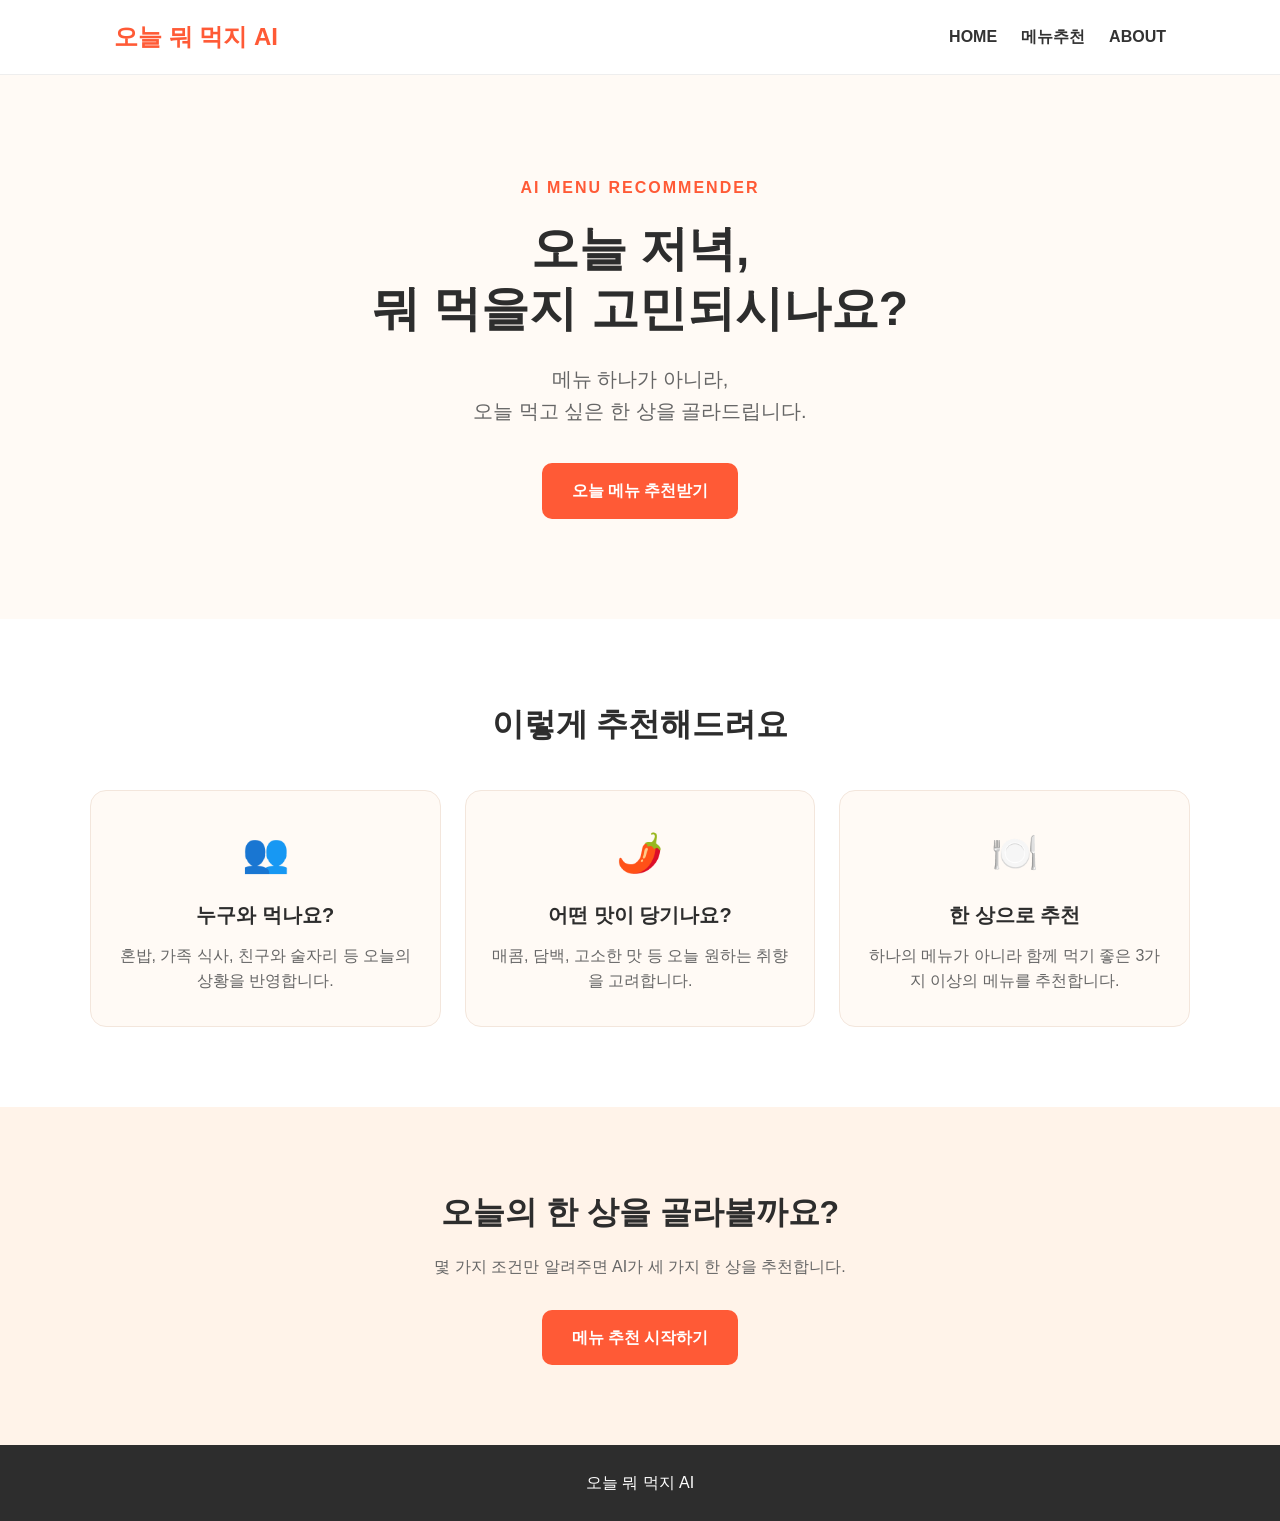
<file: index.html>
<!DOCTYPE html>
<html lang="ko">
<head>
    <meta charset="UTF-8">
    <meta name="viewport" content="width=device-width, initial-scale=1.0">
    <title>오늘 뭐 먹지 AI</title>
    <link rel="stylesheet" href="/css/style.css?v=2">
</head>

<body>
    <header class="site-header">
        <div class="container">
            <h1 class="logo">오늘 뭐 먹지 AI</h1>

            <nav class="nav-menu">
                <a href="/">HOME</a>
                <a href="/menu.html">메뉴추천</a>
                <a href="/about.html">ABOUT</a>
            </nav>
        </div>
    </header>

    <main>
        <section class="hero">
            <div class="container">
                <p class="hero-label">AI MENU RECOMMENDER</p>

                <h2>
                    오늘 저녁,<br>
                    뭐 먹을지 고민되시나요?
                </h2>

                <p class="hero-description">
                    메뉴 하나가 아니라,<br>
                    오늘 먹고 싶은 한 상을 골라드립니다.
                </p>

                <a href="/menu.html" class="primary-button">
                    오늘 메뉴 추천받기
                </a>
            </div>
        </section>

        <section class="feature-section">
            <div class="container">
                <h2>이렇게 추천해드려요</h2>

                <div class="feature-grid">
                    <article class="feature-card">
                        <div class="feature-icon">👥</div>
                        <h3>누구와 먹나요?</h3>
                        <p>
                            혼밥, 가족 식사, 친구와 술자리 등
                            오늘의 상황을 반영합니다.
                        </p>
                    </article>

                    <article class="feature-card">
                        <div class="feature-icon">🌶️</div>
                        <h3>어떤 맛이 당기나요?</h3>
                        <p>
                            매콤, 담백, 고소한 맛 등
                            오늘 원하는 취향을 고려합니다.
                        </p>
                    </article>

                    <article class="feature-card">
                        <div class="feature-icon">🍽️</div>
                        <h3>한 상으로 추천</h3>
                        <p>
                            하나의 메뉴가 아니라
                            함께 먹기 좋은 3가지 이상의 메뉴를 추천합니다.
                        </p>
                    </article>
                </div>
            </div>
        </section>

        <section class="cta-section">
            <div class="container">
                <h2>오늘의 한 상을 골라볼까요?</h2>

                <p>
                    몇 가지 조건만 알려주면
                    AI가 세 가지 한 상을 추천합니다.
                </p>

                <a href="/menu.html" class="primary-button">
                    메뉴 추천 시작하기
                </a>
            </div>
        </section>
    </main>

    <footer class="site-footer">
        <div class="container">
            <p>오늘 뭐 먹지 AI</p>
        </div>
    </footer>
</body>
</html>
</file>
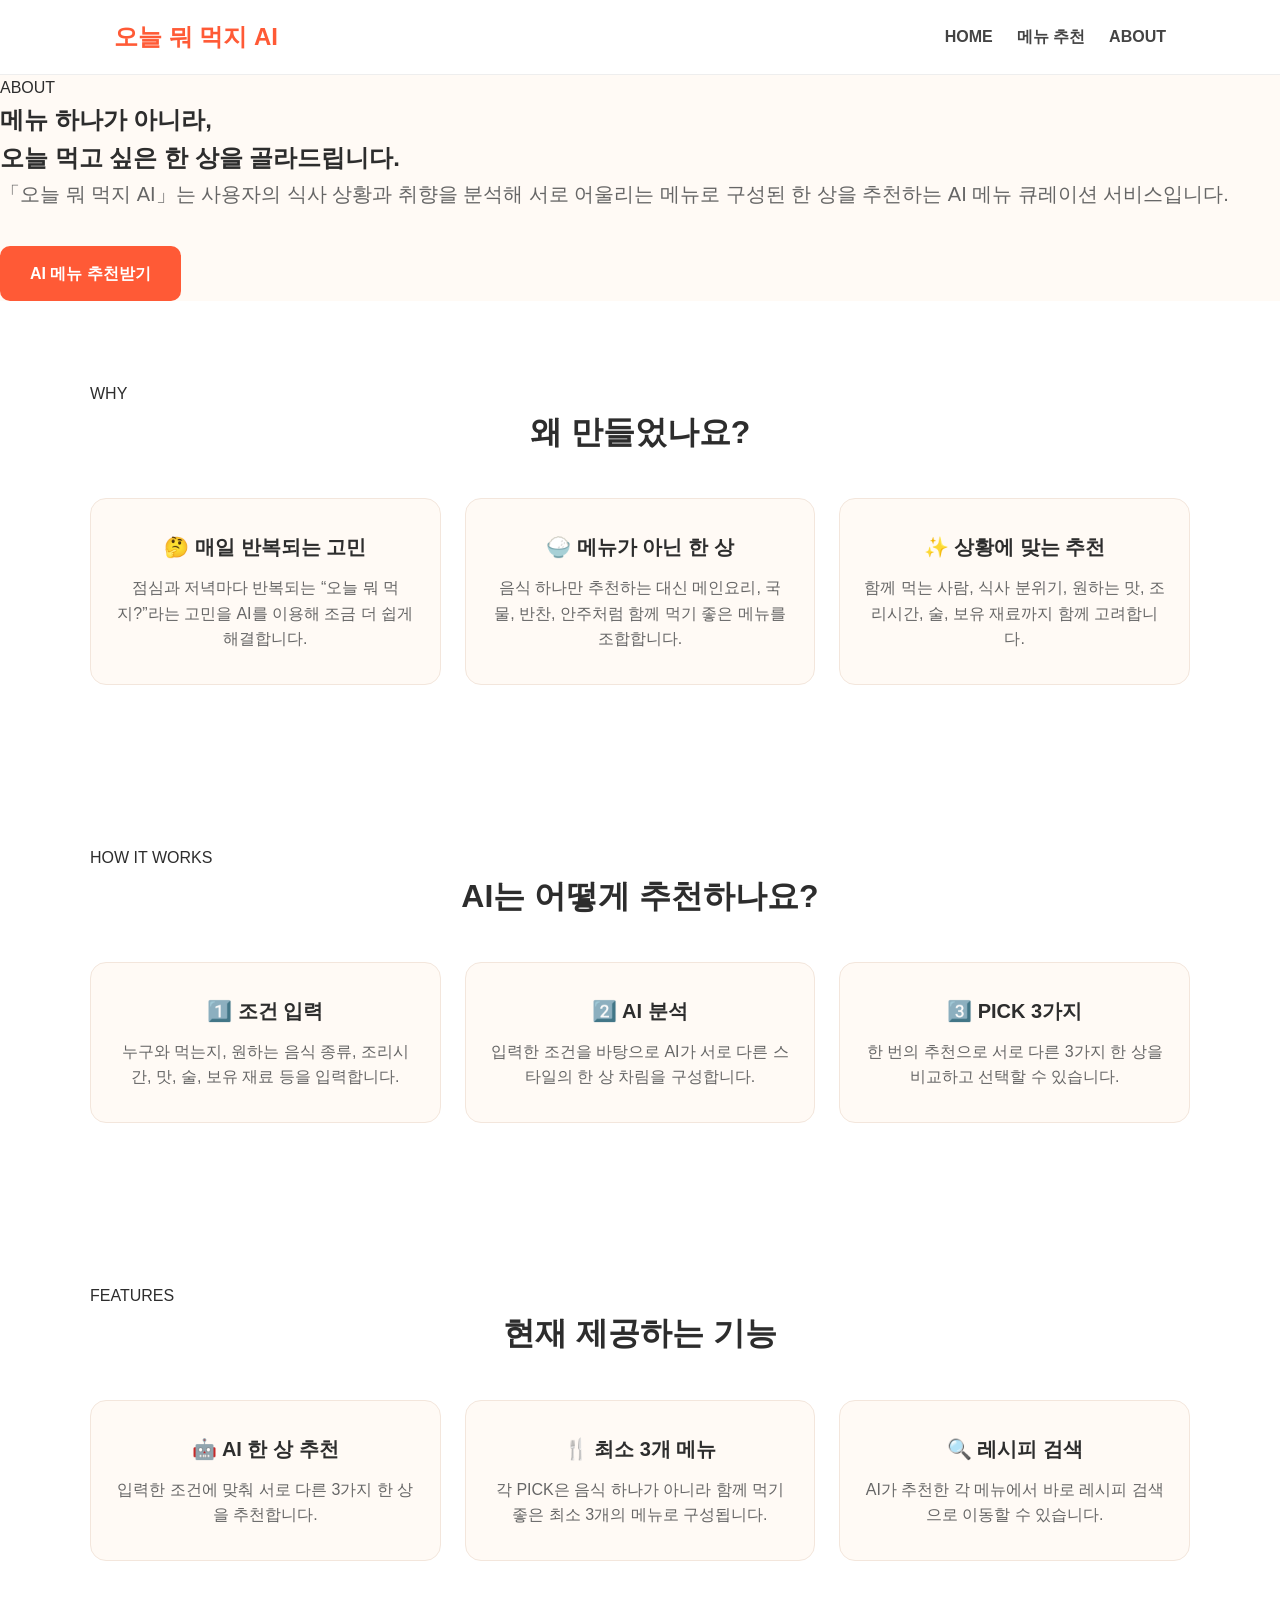
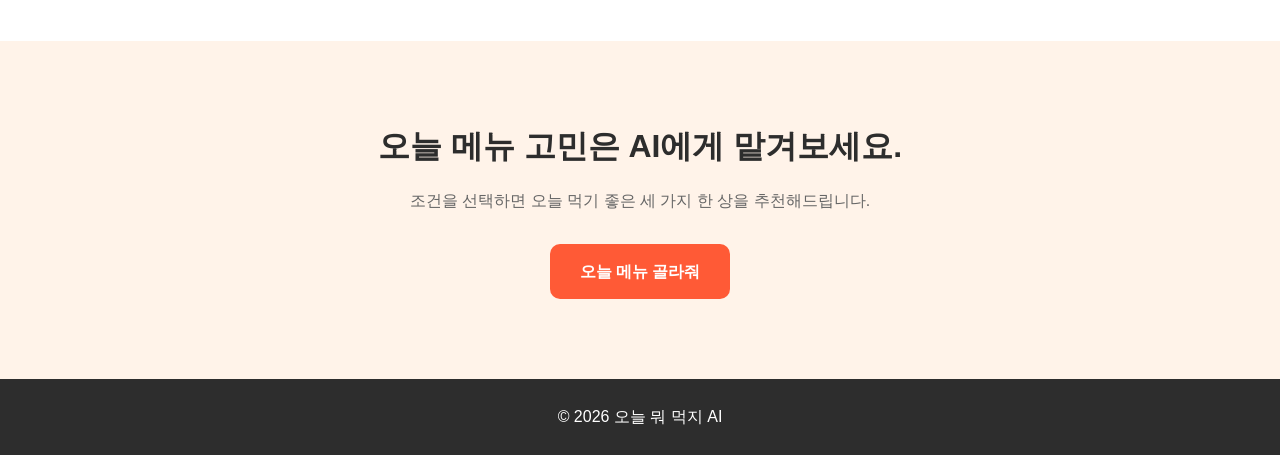
<file: about.html>
<!DOCTYPE html>
<html lang="ko">
<head>
    <meta charset="UTF-8">
    <meta name="viewport" content="width=device-width, initial-scale=1.0">
    <title>ABOUT | 오늘 뭐 먹지 AI</title>
    <link rel="stylesheet" href="/css/style.css?v=3">
</head>

<body>

<header class="site-header">
    <div class="container">
        <h1 class="logo">오늘 뭐 먹지 AI</h1>

        <nav>
            <ul class="nav-links">
                <li><a href="index.html">HOME</a></li>
                <li><a href="menu.html">메뉴 추천</a></li>
                <li><a href="about.html">ABOUT</a></li>
            </ul>
        </nav>
    </div>
</header>


<main>

    <section class="hero-section">
        <div class="container">
            <div class="hero-content">

                <p class="eyebrow">ABOUT</p>

                <h2>
                    메뉴 하나가 아니라,<br>
                    오늘 먹고 싶은 한 상을 골라드립니다.
                </h2>

                <p class="hero-description">
                    「오늘 뭐 먹지 AI」는 사용자의 식사 상황과 취향을 분석해
                    서로 어울리는 메뉴로 구성된 한 상을 추천하는
                    AI 메뉴 큐레이션 서비스입니다.
                </p>

                <a href="menu.html" class="primary-button">
                    AI 메뉴 추천받기
                </a>

            </div>
        </div>
    </section>


    <section class="feature-section">
        <div class="container">

            <div class="section-heading">
                <p class="eyebrow">WHY</p>
                <h2>왜 만들었나요?</h2>
            </div>

            <div class="feature-grid">

                <article class="feature-card">
                    <h3>🤔 매일 반복되는 고민</h3>
                    <p>
                        점심과 저녁마다 반복되는
                        “오늘 뭐 먹지?”라는 고민을
                        AI를 이용해 조금 더 쉽게 해결합니다.
                    </p>
                </article>

                <article class="feature-card">
                    <h3>🍚 메뉴가 아닌 한 상</h3>
                    <p>
                        음식 하나만 추천하는 대신
                        메인요리, 국물, 반찬, 안주처럼
                        함께 먹기 좋은 메뉴를 조합합니다.
                    </p>
                </article>

                <article class="feature-card">
                    <h3>✨ 상황에 맞는 추천</h3>
                    <p>
                        함께 먹는 사람, 식사 분위기,
                        원하는 맛, 조리시간, 술,
                        보유 재료까지 함께 고려합니다.
                    </p>
                </article>

            </div>
        </div>
    </section>


    <section class="feature-section">
        <div class="container">

            <div class="section-heading">
                <p class="eyebrow">HOW IT WORKS</p>
                <h2>AI는 어떻게 추천하나요?</h2>
            </div>

            <div class="feature-grid">

                <article class="feature-card">
                    <h3>1️⃣ 조건 입력</h3>
                    <p>
                        누구와 먹는지, 원하는 음식 종류,
                        조리시간, 맛, 술, 보유 재료 등을 입력합니다.
                    </p>
                </article>

                <article class="feature-card">
                    <h3>2️⃣ AI 분석</h3>
                    <p>
                        입력한 조건을 바탕으로 AI가
                        서로 다른 스타일의 한 상 차림을 구성합니다.
                    </p>
                </article>

                <article class="feature-card">
                    <h3>3️⃣ PICK 3가지</h3>
                    <p>
                        한 번의 추천으로 서로 다른
                        3가지 한 상을 비교하고 선택할 수 있습니다.
                    </p>
                </article>

            </div>
        </div>
    </section>


    <section class="feature-section">
        <div class="container">

            <div class="section-heading">
                <p class="eyebrow">FEATURES</p>
                <h2>현재 제공하는 기능</h2>
            </div>

            <div class="feature-grid">

                <article class="feature-card">
                    <h3>🤖 AI 한 상 추천</h3>
                    <p>
                        입력한 조건에 맞춰
                        서로 다른 3가지 한 상을 추천합니다.
                    </p>
                </article>

                <article class="feature-card">
                    <h3>🍴 최소 3개 메뉴</h3>
                    <p>
                        각 PICK은 음식 하나가 아니라
                        함께 먹기 좋은 최소 3개의 메뉴로 구성됩니다.
                    </p>
                </article>

                <article class="feature-card">
                    <h3>🔍 레시피 검색</h3>
                    <p>
                        AI가 추천한 각 메뉴에서
                        바로 레시피 검색으로 이동할 수 있습니다.
                    </p>
                </article>

            </div>
        </div>
    </section>


    <section class="cta-section">
        <div class="container">

            <h2>오늘 메뉴 고민은 AI에게 맡겨보세요.</h2>

            <p>
                조건을 선택하면 오늘 먹기 좋은
                세 가지 한 상을 추천해드립니다.
            </p>

            <a href="menu.html" class="primary-button">
                오늘 메뉴 골라줘
            </a>

        </div>
    </section>

</main>


<footer class="site-footer">
    <div class="container">
        <p>© 2026 오늘 뭐 먹지 AI</p>
    </div>
</footer>

</body>
</html>
</file>
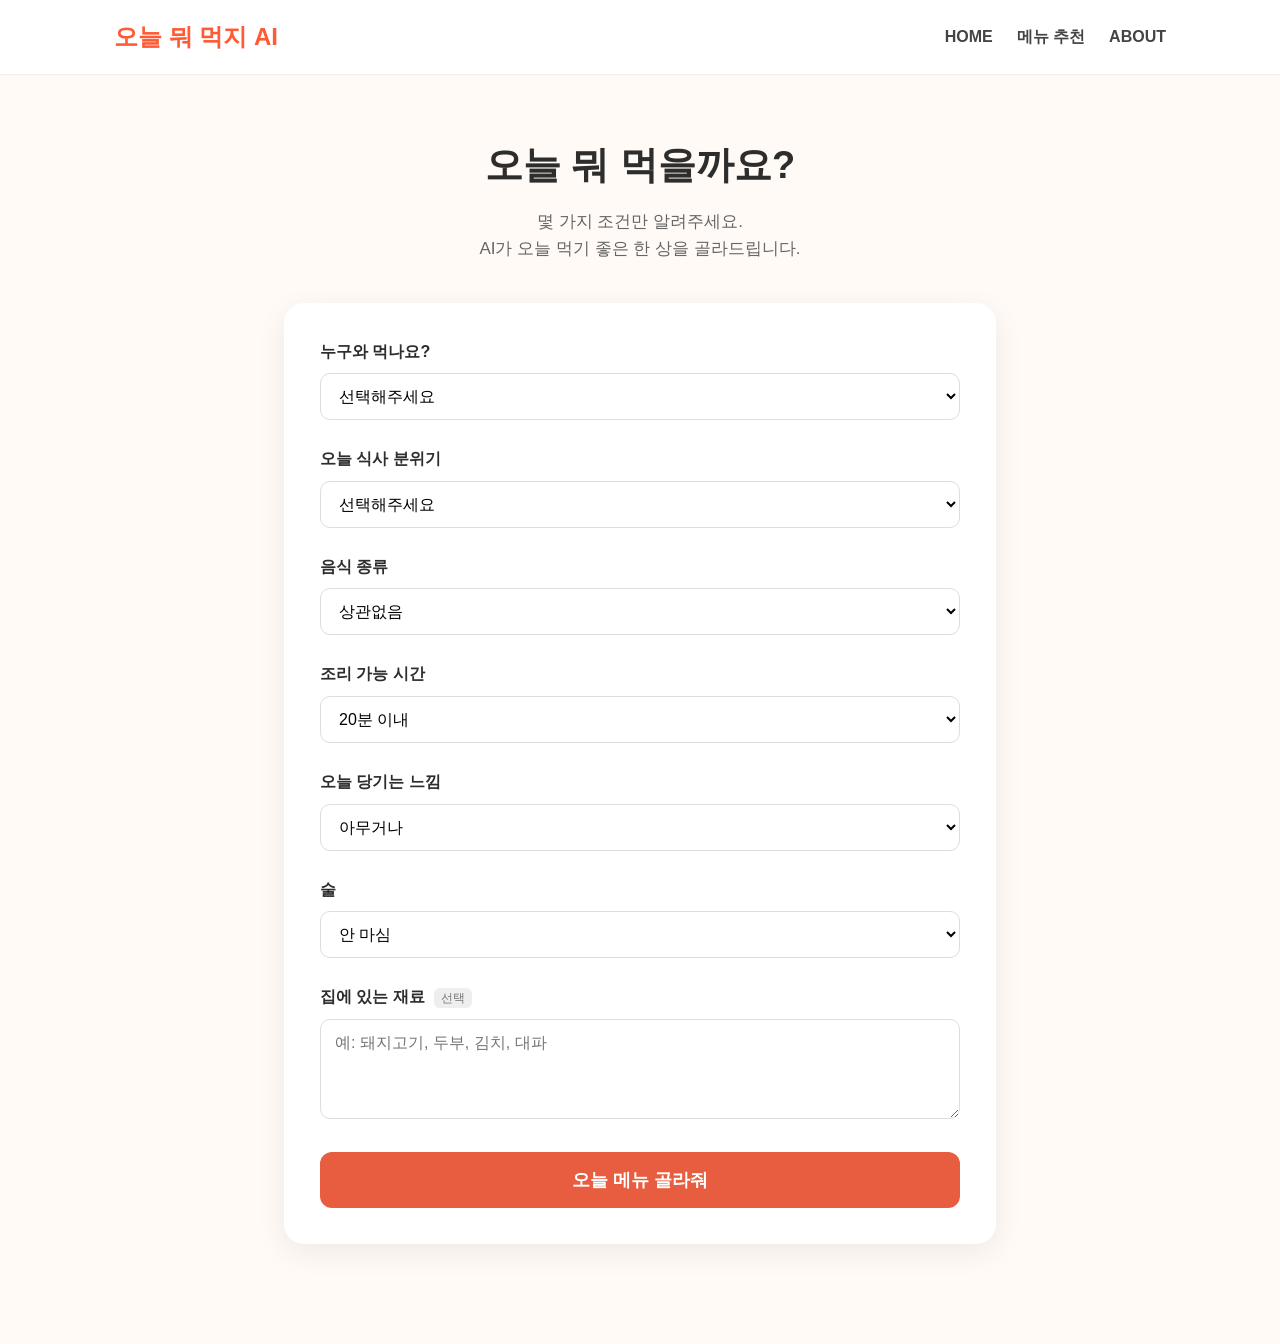
<file: menu.html>
<!DOCTYPE html>
<html lang="ko">
<head>
    <meta charset="UTF-8">
    <meta name="viewport" content="width=device-width, initial-scale=1.0">
    <title>오늘 뭐 먹지 AI - 메뉴 추천</title>

    <link rel="stylesheet" href="css/style.css">
</head>

<body>

<header>
    <nav class="navbar">
        <a href="index.html" class="logo">오늘 뭐 먹지 AI</a>

        <ul class="nav-links">
            <li><a href="index.html">HOME</a></li>
            <li><a href="menu.html">메뉴 추천</a></li>
            <li><a href="about.html">ABOUT</a></li>
        </ul>
    </nav>
</header>


<main class="menu-page">

    <section class="menu-header">
        <h1>오늘 뭐 먹을까요?</h1>

        <p>
            몇 가지 조건만 알려주세요.<br>
            AI가 오늘 먹기 좋은 한 상을 골라드립니다.
        </p>
    </section>


    <section class="recommend-form-section">

        <form id="recommend-form" novalidate>

            <div class="form-group">
                <label for="people">누구와 먹나요?</label>

                <select id="people" required>
                    <option value="">선택해주세요</option>
                    <option value="혼자">혼자</option>
                    <option value="부부">부부</option>
                    <option value="가족">가족</option>
                    <option value="친구">친구</option>
                </select>
            </div>


            <div class="form-group">
                <label for="situation">오늘 식사 분위기</label>

                <select id="situation" required>
                    <option value="">선택해주세요</option>
                    <option value="평범한 식사">평범한 식사</option>
                    <option value="술 한잔">술 한잔</option>
                    <option value="특별한 저녁">특별한 저녁</option>
                    <option value="간단하게">간단하게</option>
                </select>
            </div>


            <div class="form-group">
                <label for="food-type">음식 종류</label>

                <select id="food-type">
                    <option value="상관없음">상관없음</option>
                    <option value="한식">한식</option>
                    <option value="중식">중식</option>
                    <option value="일식">일식</option>
                    <option value="양식">양식</option>
                </select>
            </div>


            <div class="form-group">
                <label for="cook-time">조리 가능 시간</label>

                <select id="cook-time">
                    <option value="20분 이내">20분 이내</option>
                    <option value="40분 이내">40분 이내</option>
                    <option value="1시간 이내">1시간 이내</option>
                    <option value="상관없음">시간 상관없음</option>
                </select>
            </div>


            <div class="form-group">
                <label for="taste">오늘 당기는 느낌</label>

                <select id="taste">
                    <option value="아무거나">아무거나</option>
                    <option value="고기">고기</option>
                    <option value="국물">국물</option>
                    <option value="매콤">매콤</option>
                    <option value="담백">담백</option>
                    <option value="면">면</option>
                </select>
            </div>


            <div class="form-group">
                <label for="alcohol">술</label>

                <select id="alcohol">
                    <option value="안 마심">안 마심</option>
                    <option value="소주">소주</option>
                    <option value="맥주">맥주</option>
                    <option value="와인">와인</option>
                    <option value="막걸리">막걸리</option>
                    <option value="상관없음">상관없음</option>
                </select>
            </div>


            <div class="form-group">
                <label for="ingredients">
                    집에 있는 재료
                    <span class="optional">선택</span>
                </label>

                <textarea
                    id="ingredients"
                    rows="4"
                    placeholder="예: 돼지고기, 두부, 김치, 대파"
                ></textarea>
            </div>


            <button type="submit" id="recommend-button">
                오늘 메뉴 골라줘
            </button>

        </form>

    </section>


    <section id="loading" class="hidden">
        <p>🍳 AI가 오늘의 메뉴를 고민하고 있어요...</p>
    </section>


    <section id="error-message" class="hidden">
    </section>


    <section id="recommend-result" class="hidden">

        <h2>🍽️ 오늘의 추천 한상</h2>

        <div id="pick-container">
        </div>

    </section>

</main>


<script src="js/menu.js"></script>

</body>
</html>
</file>
<file: css/style.css>
/* =========================
   기본 설정
========================= */

* {
    box-sizing: border-box;
    margin: 0;
    padding: 0;
}

body {
    font-family: Arial, "Noto Sans KR", sans-serif;
    background: #fffaf5;
    color: #2d2d2d;
    line-height: 1.6;
}


/* =========================
   상단 메뉴
========================= */

header {
    background: #ffffff;
    border-bottom: 1px solid #eeeeee;
}

.navbar {
    max-width: 1100px;
    margin: 0 auto;
    padding: 18px 24px;

    display: flex;
    justify-content: space-between;
    align-items: center;
}

.logo {
    font-size: 22px;
    font-weight: 700;
    text-decoration: none;
    color: #e85d3f;
}

.nav-links {
    display: flex;
    gap: 24px;
    list-style: none;
}

.nav-links a {
    text-decoration: none;
    color: #444444;
    font-weight: 600;
}

.nav-links a:hover {
    color: #e85d3f;
}


/* =========================
   메뉴 추천 페이지
========================= */

.menu-page {
    max-width: 760px;
    margin: 0 auto;
    padding: 60px 24px 100px;
}


/* =========================
   페이지 제목
========================= */

.menu-header {
    text-align: center;
    margin-bottom: 40px;
}

.menu-header h1 {
    font-size: 38px;
    margin-bottom: 12px;
}

.menu-header p {
    color: #666666;
    font-size: 17px;
}


/* =========================
   입력 폼
========================= */

.recommend-form-section {
    background: #ffffff;
    border-radius: 20px;
    padding: 36px;

    box-shadow:
        0 8px 30px rgba(0, 0, 0, 0.07);
}

.form-group {
    margin-bottom: 26px;
}

.form-group label {
    display: block;
    margin-bottom: 9px;

    font-size: 16px;
    font-weight: 700;
}

.optional {
    font-size: 12px;
    font-weight: 400;

    background: #eeeeee;
    color: #777777;

    padding: 3px 7px;
    border-radius: 6px;

    margin-left: 5px;
}


/* =========================
   입력창
========================= */

select,
textarea {
    width: 100%;

    border: 1px solid #dddddd;
    border-radius: 10px;

    padding: 13px 14px;

    font-size: 16px;
    font-family: inherit;

    background: #ffffff;

    transition: border 0.2s;
}

select:focus,
textarea:focus {
    outline: none;
    border-color: #e85d3f;
}

textarea {
    resize: vertical;
}


/* =========================
   추천 버튼
========================= */

#recommend-button {
    width: 100%;

    border: none;
    border-radius: 12px;

    padding: 16px;

    background: #e85d3f;
    color: #ffffff;

    font-size: 18px;
    font-weight: 700;

    cursor: pointer;

    transition:
        transform 0.15s,
        opacity 0.15s;
}

#recommend-button:hover {
    transform: translateY(-2px);
}

#recommend-button:disabled {
    opacity: 0.6;
    cursor: not-allowed;
}


/* =========================
   로딩
========================= */

#loading {
    margin-top: 30px;

    padding: 24px;

    text-align: center;

    background: #fff3e9;
    border-radius: 14px;

    font-weight: 600;
}


/* =========================
   오류 메시지
========================= */

#error-message {
    margin-top: 30px;

    padding: 18px;

    background: #fff0f0;
    border: 1px solid #ffd1d1;
    border-radius: 12px;

    color: #b52b2b;
    text-align: center;
}


/* =========================
   AI 결과
========================= */

#recommend-result {
    margin-top: 50px;
}

#recommend-result h2 {
    text-align: center;
    margin-bottom: 30px;

    font-size: 28px;
}


/* =========================
   PICK 카드
   나중에 JavaScript가 생성
========================= */

.pick-card {
    background: #ffffff;

    border-radius: 18px;

    padding: 28px;

    margin-bottom: 24px;

    box-shadow:
        0 6px 24px rgba(0, 0, 0, 0.07);
}

.pick-number {
    display: inline-block;

    margin-bottom: 10px;

    font-size: 14px;
    font-weight: 700;

    color: #e85d3f;
}

.pick-card h3 {
    font-size: 24px;
    margin-bottom: 16px;
}

.menu-list {
    list-style: none;
    margin-bottom: 18px;
}

.menu-list li {
    padding: 7px 0;
    font-size: 17px;
}

.pick-info {
    margin-top: 16px;

    padding-top: 16px;

    border-top: 1px solid #eeeeee;
}

.pick-info p {
    margin-bottom: 7px;
}


/* =========================
   숨김 처리
========================= */

.hidden {
    display: none;
}


/* =========================
   모바일 반응형
========================= */

@media (max-width: 600px) {

    .navbar {
        padding: 15px 18px;
    }

    .logo {
        font-size: 18px;
    }

    .nav-links {
        gap: 12px;
    }

    .nav-links a {
        font-size: 13px;
    }

    .menu-page {
        padding: 40px 16px 70px;
    }

    .menu-header h1 {
        font-size: 30px;
    }

    .menu-header p {
        font-size: 15px;
    }

    .recommend-form-section {
        padding: 24px 18px;
        border-radius: 16px;
    }

    select,
    textarea {
        font-size: 16px;
    }

    #recommend-button {
        font-size: 17px;
    }

    .pick-card {
        padding: 22px 18px;
    }

    .pick-card h3 {
        font-size: 21px;
    }
}

/* =========================
   HOME 페이지
========================= */

.site-header {
    background: #ffffff;
    border-bottom: 1px solid #eeeeee;
    position: sticky;
    top: 0;
    z-index: 100;
}

.site-header .container {
    max-width: 1100px;
    margin: 0 auto;
    padding: 18px 24px;
    display: flex;
    justify-content: space-between;
    align-items: center;
}

.logo {
    font-size: 24px;
    font-weight: 800;
    color: #ff5a36;
}

.nav-menu {
    display: flex;
    gap: 24px;
}

.nav-menu a {
    color: #333333;
    text-decoration: none;
    font-weight: 600;
}

.nav-menu a:hover {
    color: #ff5a36;
}


/* HOME 메인 영역 */

.hero {
    padding: 100px 24px;
    text-align: center;
    background: #fffaf5;
}

.hero .container {
    max-width: 850px;
    margin: 0 auto;
}

.hero-label {
    color: #ff5a36;
    font-weight: 700;
    letter-spacing: 2px;
    margin-bottom: 18px;
}

.hero h2 {
    font-size: 48px;
    line-height: 1.25;
    margin-bottom: 24px;
}

.hero-description {
    font-size: 20px;
    color: #666666;
    margin-bottom: 36px;
}

.primary-button {
    display: inline-block;
    background: #ff5a36;
    color: #ffffff;
    padding: 15px 30px;
    border-radius: 10px;
    text-decoration: none;
    font-weight: 700;
    transition: 0.2s;
}

.primary-button:hover {
    transform: translateY(-2px);
    opacity: 0.9;
}


/* 추천 특징 */

.feature-section {
    padding: 80px 24px;
    background: #ffffff;
}

.feature-section .container {
    max-width: 1100px;
    margin: 0 auto;
}

.feature-section h2 {
    text-align: center;
    font-size: 32px;
    margin-bottom: 40px;
}

.feature-grid {
    display: grid;
    grid-template-columns: repeat(3, 1fr);
    gap: 24px;
}

.feature-card {
    background: #fffaf5;
    padding: 32px 24px;
    border-radius: 16px;
    text-align: center;
    border: 1px solid #f3e6dc;
}

.feature-icon {
    font-size: 38px;
    margin-bottom: 15px;
}

.feature-card h3 {
    font-size: 20px;
    margin-bottom: 12px;
}

.feature-card p {
    color: #666666;
}


/* 하단 CTA */

.cta-section {
    padding: 80px 24px;
    text-align: center;
    background: #fff3e9;
}

.cta-section .container {
    max-width: 800px;
    margin: 0 auto;
}

.cta-section h2 {
    font-size: 32px;
    margin-bottom: 16px;
}

.cta-section p {
    color: #666666;
    margin-bottom: 30px;
}


/* 푸터 */

.site-footer {
    padding: 25px;
    text-align: center;
    background: #2d2d2d;
    color: #ffffff;
}


/* =========================
   HOME 모바일 반응형
========================= */

@media (max-width: 768px) {

    .site-header .container {
        flex-direction: column;
        gap: 12px;
    }

    .nav-menu {
        gap: 16px;
    }

    .hero {
        padding: 65px 20px;
    }

    .hero h2 {
        font-size: 34px;
    }

    .hero-description {
        font-size: 17px;
    }

    .feature-section {
        padding: 55px 20px;
    }

    .feature-grid {
        grid-template-columns: 1fr;
    }

    .feature-section h2,
    .cta-section h2 {
        font-size: 27px;
    }

    .cta-section {
        padding: 55px 20px;
    }
}

/* 레시피 검색 */

.menu-item {
    display: flex;
    justify-content: space-between;
    align-items: center;
    gap: 12px;
    margin-bottom: 10px;
}

.recipe-button {
    display: inline-block;
    flex-shrink: 0;
    padding: 7px 12px;
    border: 1px solid #ff8a3d;
    border-radius: 20px;
    color: #e96b17;
    background: #fff;
    font-size: 0.85rem;
    font-weight: 600;
    text-decoration: none;
    transition: 0.2s;
}

.recipe-button:hover {
    background: #ff8a3d;
    color: #fff;
}

/* 모바일 */
@media (max-width: 600px) {
    .menu-item {
        align-items: flex-start;
        flex-direction: column;
    }

    .recipe-button {
        margin-left: 24px;
    }
}
</file>
